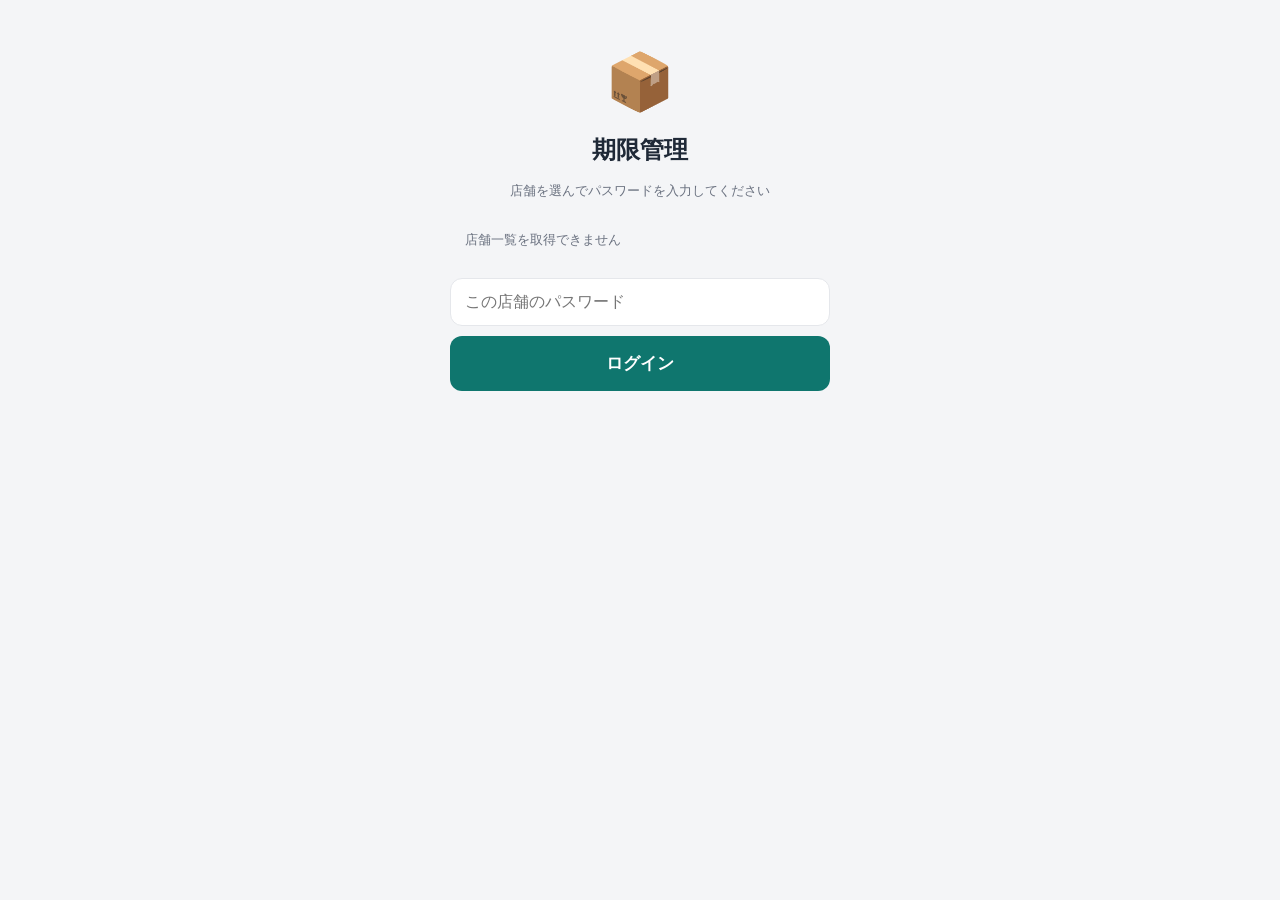
<file: index.html>
<!DOCTYPE html>
<html lang="ja">
<head>
<meta charset="UTF-8">
<meta name="viewport" content="width=device-width, initial-scale=1, viewport-fit=cover, user-scalable=no">
<title>期限管理</title>
<meta name="theme-color" content="#0f766e">
<meta name="apple-mobile-web-app-capable" content="yes">
<meta name="mobile-web-app-capable" content="yes">
<meta name="apple-mobile-web-app-status-bar-style" content="black-translucent">
<meta name="apple-mobile-web-app-title" content="期限管理">
<link rel="manifest" href="manifest.webmanifest">
<link rel="apple-touch-icon" href="icons/apple-touch-icon.png">
<link rel="icon" href="icons/icon-192.png">
<style>
:root {
  --primary:#0f766e; --primary-dark:#115e59; --bg:#f4f5f7; --card:#fff;
  --text:#1f2937; --muted:#6b7280; --border:#e5e7eb;
  --expired:#7f1d1d; --danger:#dc2626; --warn:#d97706; --ok:#059669; --radius:12px;
}
*{box-sizing:border-box;-webkit-tap-highlight-color:transparent}
html,body{margin:0;padding:0}
body{font-family:-apple-system,BlinkMacSystemFont,"Hiragino Sans","Noto Sans JP",sans-serif;
  background:var(--bg);color:var(--text);font-size:16px;line-height:1.5}
h1{font-size:24px;margin:8px 0 4px}h2{font-size:18px;margin:12px 0 8px}
h3{font-size:15px;margin:0 0 8px;color:var(--muted)}
.muted{color:var(--muted);font-size:13px}
[hidden]{display:none!important}
.btn{display:block;width:100%;border:none;border-radius:var(--radius);font-size:16px;font-weight:600;
  padding:14px;margin-top:10px;cursor:pointer;text-align:center}
.btn-lg{padding:16px;font-size:17px}
.btn-primary{background:var(--primary);color:#fff}
.btn-primary:disabled{opacity:.5}
.btn-secondary{background:#e0f2f1;color:var(--primary-dark)}
.btn-ghost{background:transparent;color:var(--primary)}
.btn-danger-outline{background:transparent;color:var(--danger);border:1.5px solid var(--danger)}
.btn-icon{background:none;border:none;font-size:22px;padding:8px 12px;cursor:pointer;color:var(--text)}
.view{min-height:100dvh}
.login-box{max-width:420px;margin:0 auto;padding:calc(40px + env(safe-area-inset-top,0px)) 20px 40px;text-align:center}
.app-logo{font-size:56px}
.store-grid{display:grid;grid-template-columns:1fr 1fr;gap:10px;margin:16px 0}
.store-grid button{padding:16px 8px;border-radius:var(--radius);border:2px solid var(--border);
  background:var(--card);font-size:16px;font-weight:600;cursor:pointer;color:var(--text)}
.store-grid button.selected{border-color:var(--primary);background:#e0f2f1;color:var(--primary-dark)}
#login-form input{width:100%;padding:14px;font-size:16px;border:1.5px solid var(--border);border-radius:var(--radius)}
.error-msg{color:var(--danger);font-weight:600}
.start-store-card{background:var(--card);border-radius:var(--radius);padding:20px;margin:24px 0 8px;
  display:flex;flex-direction:column;gap:4px;box-shadow:0 1px 3px rgba(0,0,0,.08)}
.start-store-card strong{font-size:22px;color:var(--primary-dark)}
#view-main{padding-bottom:calc(80px + env(safe-area-inset-bottom,0px))}
#app-header{position:sticky;top:0;z-index:20;background:var(--primary);color:#fff;padding:calc(10px + env(safe-area-inset-top,0px)) 16px 10px;
  display:flex;justify-content:space-between;align-items:center}
.header-store-label{font-size:11px;opacity:.8;display:block;line-height:1}
.header-store-name{font-size:17px;font-weight:700}
.busy-badge{font-size:12px;padding:4px 10px;border-radius:20px;font-weight:600;background:#fbbf24;color:#78350f}
.tab-page{padding:12px 12px 24px}
.list-controls{display:flex;flex-direction:column;gap:10px;margin-bottom:12px}
.view-store-row{display:flex;align-items:center;gap:8px}
.view-store-row label{font-size:13px;color:var(--muted);white-space:nowrap}
.view-store-row select{flex:1;padding:10px;font-size:16px;border-radius:10px;border:1.5px solid var(--border);background:var(--card)}
.readonly-note{font-size:12px;font-weight:700;color:#92400e;background:#fef3c7;padding:4px 10px;border-radius:20px;white-space:nowrap}
#search-box{width:100%;padding:12px 14px;font-size:16px;border:1.5px solid var(--border);border-radius:var(--radius);background:var(--card)}
.filter-row{display:flex;gap:8px;align-items:center;flex-wrap:wrap}
.chips{display:flex;gap:6px;flex-wrap:wrap}
.chip{border:1.5px solid var(--border);background:var(--card);color:var(--text);border-radius:20px;
  padding:7px 12px;font-size:13px;font-weight:600;cursor:pointer}
.chip.active{border-color:var(--primary);background:var(--primary);color:#fff}
.chip-expired.active{border-color:var(--expired);background:var(--expired)}
.chip-danger.active{border-color:var(--danger);background:var(--danger)}
.chip-warn.active{border-color:var(--warn);background:var(--warn)}
#sort-select{margin-left:auto;padding:8px;font-size:13px;border-radius:10px;border:1.5px solid var(--border);background:var(--card)}
.product-list{display:flex;flex-direction:column;gap:10px}
.product-card{background:var(--card);border-radius:var(--radius);box-shadow:0 1px 3px rgba(0,0,0,.08);
  padding:12px;display:flex;gap:12px;cursor:pointer}
.product-thumb{width:64px;height:64px;border-radius:10px;object-fit:cover;background:#eceff1;flex-shrink:0;
  display:flex;align-items:center;justify-content:center;font-size:28px}
.product-info{flex:1;min-width:0}
.product-name{font-weight:700;font-size:15px;margin-bottom:4px;word-break:break-all}
.lot-line{display:flex;align-items:center;gap:8px;font-size:14px;margin-top:2px}
.lot-qty{color:var(--muted);font-size:13px}
.badge{font-size:12px;font-weight:700;padding:2px 8px;border-radius:6px;white-space:nowrap}
.badge-expired{background:var(--expired);color:#fff}
.badge-danger{background:#fee2e2;color:var(--danger)}
.badge-warn{background:#fef3c7;color:var(--warn)}
.badge-ok{background:#d1fae5;color:var(--ok)}
.empty-state{text-align:center;padding:48px 16px}
.scan-area{position:relative;border-radius:var(--radius);overflow:hidden;background:#111;aspect-ratio:3/4;max-height:55dvh;width:100%}
#scan-video{width:100%;height:100%;object-fit:cover}
.scan-frame{position:absolute;inset:20% 12%;border:3px solid rgba(255,255,255,.85);border-radius:14px;
  box-shadow:0 0 0 999px rgba(0,0,0,.25)}
.scan-status{position:absolute;bottom:8px;left:0;right:0;text-align:center;color:#fff;font-size:14px;
  font-weight:600;text-shadow:0 1px 3px rgba(0,0,0,.8);margin:0}
.scan-manual{margin-top:14px}
#manual-barcode-form{display:flex;gap:8px;margin-top:10px}
#manual-barcode{flex:1;padding:12px;font-size:16px;border:1.5px solid var(--border);border-radius:var(--radius)}
#manual-barcode-form .btn{width:auto;margin:0;padding:12px 18px}
.settings-group{background:var(--card);border-radius:var(--radius);padding:14px;margin-bottom:14px;box-shadow:0 1px 3px rgba(0,0,0,.08)}
.settings-store-row{display:flex;align-items:center;justify-content:space-between;padding:10px 0;border-bottom:1px solid var(--border);gap:8px}
.settings-store-row:last-child{border-bottom:none}
.settings-store-row .rename-btn{border:1.5px solid var(--border);background:var(--bg);border-radius:8px;padding:6px 12px;font-size:13px;cursor:pointer}
.version{text-align:center}
#bottom-nav{position:fixed;bottom:0;left:0;right:0;z-index:20;display:flex;background:var(--card);border-top:1px solid var(--border);padding-bottom:env(safe-area-inset-bottom,0px)}
.nav-btn{flex:1;background:none;border:none;cursor:pointer;padding:8px 0 6px;font-size:12px;font-weight:600;
  color:var(--muted);display:flex;flex-direction:column;align-items:center;gap:2px}
.nav-btn.active{color:var(--primary)}
.nav-icon{font-size:22px}
.form-header{position:sticky;top:0;z-index:20;background:var(--card);border-bottom:1px solid var(--border);
  padding:calc(6px + env(safe-area-inset-top,0px)) 8px 6px;display:flex;align-items:center;gap:4px}
.form-header h2{margin:0}
.form-body{padding:16px 16px 32px;max-width:480px;margin:0 auto}
.field{margin-bottom:18px}
.field>label{display:block;font-weight:700;font-size:14px;margin-bottom:6px}
.req{color:var(--danger);font-size:11px;font-weight:700;margin-left:4px}
.field input[type="text"],.field input[type="date"],.field input[type="month"],.field input[type="number"]{
  width:100%;padding:13px;font-size:16px;border:1.5px solid var(--border);border-radius:var(--radius);background:var(--card)}
.check-row{display:flex;align-items:center;gap:8px;font-size:13px;font-weight:400;margin-top:8px;color:var(--muted)}
.check-row input{width:18px;height:18px}
.photo-area{display:flex;gap:12px;align-items:center}
#f-photo-preview{width:96px;height:96px;border-radius:10px;object-fit:cover}
.photo-btn{margin:0;flex:1}
.qty-row{display:flex;gap:10px;align-items:center}
.qty-row input{text-align:center;font-size:20px;font-weight:700}
.qty-btn{width:52px;height:52px;flex-shrink:0;border-radius:50%;border:1.5px solid var(--border);
  background:var(--card);font-size:26px;font-weight:700;cursor:pointer;color:var(--primary-dark)}
#sheet-backdrop{position:fixed;inset:0;background:rgba(0,0,0,.45);z-index:30}
.sheet{position:fixed;bottom:0;left:0;right:0;z-index:31;background:var(--card);border-radius:18px 18px 0 0;
  max-height:85dvh;overflow-y:auto;padding:8px 16px calc(24px + env(safe-area-inset-bottom,0px));box-shadow:0 -4px 24px rgba(0,0,0,.2)}
.sheet-handle{width:44px;height:5px;border-radius:3px;background:var(--border);margin:4px auto 10px}
.sheet-product-head{display:flex;gap:14px;margin-bottom:12px}
.sheet-product-head .product-thumb{width:84px;height:84px;font-size:36px}
.sheet-product-name{font-size:17px;font-weight:700;word-break:break-all}
.sheet-barcode{font-size:12px;color:var(--muted);margin-top:4px}
.sheet-section-title{font-size:13px;font-weight:700;color:var(--muted);margin:16px 0 6px;
  display:flex;justify-content:space-between;align-items:center}
.lot-row{display:flex;align-items:center;gap:10px;background:var(--bg);border-radius:10px;padding:10px 12px;margin-bottom:8px}
.lot-row-date{flex:1}
.lot-row-date .badge{margin-left:6px}
.lot-row .qty-btn{width:42px;height:42px;font-size:22px;background:var(--card)}
.lot-row-qty{min-width:34px;text-align:center;font-size:18px;font-weight:800}
.lot-del-btn{background:none;border:none;font-size:18px;color:var(--muted);cursor:pointer;padding:6px}
.other-store-row{display:flex;justify-content:space-between;font-size:14px;padding:8px 4px;border-bottom:1px solid var(--border)}
.other-store-row:last-child{border-bottom:none}
#toast-container{position:fixed;bottom:calc(80px + env(safe-area-inset-bottom,0px));left:0;right:0;display:flex;flex-direction:column;
  align-items:center;gap:8px;z-index:50;pointer-events:none}
.toast{background:#1f2937;color:#fff;font-size:14px;font-weight:600;padding:10px 18px;border-radius:24px;
  max-width:90%;box-shadow:0 4px 12px rgba(0,0,0,.25)}
.toast.error{background:var(--danger)}
.preview-banner{background:#fbbf24;color:#78350f;text-align:center;font-size:13px;font-weight:700;padding:6px}
.camera-fallback{background:#fef3c7;border:1.5px solid #f59e0b;border-radius:var(--radius);padding:14px;font-size:14px}
.camera-fallback p{margin:6px 0}
.btn-small{width:auto;padding:8px 14px;font-size:13px;margin-top:8px}
.lot-actions{display:flex;gap:6px;margin:-4px 0 10px;flex-wrap:wrap}
.btn-mini{border:1.5px solid var(--border);background:var(--card);border-radius:8px;padding:7px 10px;font-size:12px;font-weight:600;cursor:pointer;color:var(--text)}
.btn-mini-warn{color:var(--danger);border-color:#fca5a5}
.badge-disposed{background:#fee2e2;color:var(--danger);font-size:11px}
.disposal-box{background:#fef2f2;border:1.5px solid #fca5a5;border-radius:10px;padding:10px 12px;font-size:13px}
.disposal-row{padding:2px 0;font-weight:600;color:#991b1b}
.btn-mini-primary{background:var(--primary);color:#fff;border-color:var(--primary)}
.qty-dirty{color:var(--warn)}
.disposal-item{background:var(--card);border-radius:var(--radius);padding:12px;margin-bottom:10px;box-shadow:0 1px 3px rgba(0,0,0,.08)}
.disposal-item-name{font-weight:700}
.disposal-item-date{font-size:12px;color:var(--danger);font-weight:600}
.disposal-del{margin-top:8px}
</style>
</head>
<body>

<!-- 起動前でも必ず何かが見えるようにする(真っ白画面の防止) -->
<div id="boot-splash" style="text-align:center;padding:60px 20px;color:#6b7280">
  <div style="font-size:48px">📦</div>
  <p>読み込み中…</p>
</div>
<div id="fatal-error" style="display:none;background:#fee2e2;color:#7f1d1d;padding:14px;margin:12px;border-radius:12px;font-size:13px;word-break:break-all"></div>
<script>
// どこかでエラーが起きたら画面に表示する(白い画面のまま止まるのを防ぐ)
function showFatal(msg) {
  var el = document.getElementById('fatal-error');
  if (el) {
    el.style.display = 'block';
    el.textContent = '⚠️ エラーが発生しました。この内容をそのまま伝えてください: ' + msg;
  }
  var sp = document.getElementById('boot-splash');
  if (sp) sp.style.display = 'none';
}
window.addEventListener('error', function (e) {
  showFatal((e.message || 'unknown') + ' [' + (e.filename || '') + ':' + (e.lineno || '') + ']');
});
window.addEventListener('unhandledrejection', function (e) {
  showFatal(String((e.reason && e.reason.message) || e.reason || 'unknown'));
});
</script>

<div id="preview-banner" class="preview-banner" hidden>プレビューモード(データは保存されません)</div>

<!-- ═══ ログイン ═══ -->
<section id="view-login" class="view" hidden>
  <div class="login-box">
    <div class="app-logo">📦</div>
    <h1>期限管理</h1>
    <p class="muted">店舗を選んでパスワードを入力してください</p>
    <div id="login-stores" class="store-grid"><p class="muted">読み込み中…</p></div>
    <form id="login-form">
      <input id="login-password" type="password" placeholder="この店舗のパスワード" required>
      <button type="submit" class="btn btn-primary btn-lg" id="login-btn">ログイン</button>
    </form>
    <p id="login-error" class="error-msg" hidden></p>
  </div>
</section>

<!-- ═══ 作業開始確認 ═══ -->
<section id="view-start" class="view" hidden>
  <div class="login-box">
    <div class="app-logo">📦</div>
    <h1>期限管理</h1>
    <div class="start-store-card">
      <span class="muted">ログイン中の店舗</span>
      <strong id="start-store-name">—</strong>
    </div>
    <button id="start-btn" class="btn btn-primary btn-lg">この店舗で作業開始</button>
    <button id="start-switch" class="btn btn-ghost">別の店舗に切り替える</button>
  </div>
</section>

<!-- ═══ メイン ═══ -->
<div id="view-main" class="view" hidden>
  <header id="app-header">
    <div><span class="header-store-label">作業店舗</span><span class="header-store-name" id="header-store-name">—</span></div>
    <span id="busy-badge" class="busy-badge" hidden>保存中…</span>
  </header>

  <main id="tab-list" class="tab-page">
    <div class="list-controls">
      <div class="view-store-row">
        <label for="view-store-select">表示店舗</label>
        <select id="view-store-select"></select>
        <span id="readonly-note" class="readonly-note" hidden>閲覧のみ</span>
      </div>
      <input id="search-box" type="search" placeholder="商品名・バーコードで検索">
      <div class="filter-row">
        <div class="chips" id="filter-chips">
          <button class="chip active" data-filter="all">すべて</button>
          <button class="chip chip-expired" data-filter="expired">期限切れ <b id="cnt-expired">0</b></button>
          <button class="chip chip-danger" data-filter="danger">7日以内 <b id="cnt-danger">0</b></button>
          <button class="chip chip-warn" data-filter="warn">30日以内 <b id="cnt-warn">0</b></button>
        </div>
        <select id="sort-select">
          <option value="expiry">期限が近い順</option>
          <option value="name">商品名順</option>
          <option value="qty">在庫が少ない順</option>
        </select>
      </div>
    </div>
    <div id="product-list" class="product-list"></div>
    <div id="list-empty" class="empty-state" hidden>
      <p>商品が登録されていません</p>
      <p class="muted">「読取」タブからバーコードを読み取って登録できます</p>
    </div>
  </main>

  <main id="tab-scan" class="tab-page" hidden>
    <div class="scan-area" id="scan-area">
      <video id="scan-video" playsinline muted></video>
      <div class="scan-frame"></div>
      <p id="scan-status" class="scan-status">カメラを起動しています…</p>
    </div>
    <div id="camera-fallback" class="camera-fallback" hidden>
      <p><b>この画面(GAS版)では、Googleのセキュリティ上ライブカメラを使えません。</b></p>
      <p>下の「📸 写真を撮って読み取る」を押すとカメラが起動し、撮った写真からバーコードを読み取ります。こちらは確実に動作します。</p>
    </div>
    <div class="scan-manual">
      <label class="btn btn-secondary">
        📸 写真を撮って読み取る(読み取れない時はこちら)
        <input id="photo-scan-input" type="file" accept="image/*" capture="environment" hidden>
      </label>
      <form id="manual-barcode-form">
        <input id="manual-barcode" type="text" inputmode="numeric" placeholder="バーコード番号を手入力">
        <button type="submit" class="btn btn-secondary">検索</button>
      </form>
      <button id="no-barcode-btn" class="btn btn-ghost">バーコードなしで商品を登録</button>
    </div>
  </main>

  <main id="tab-settings" class="tab-page" hidden>
    <h2>設定</h2>
    <div class="settings-group">
      <h3>店舗名の変更</h3>
      <div id="settings-stores"></div>
      <button id="add-store-btn" class="btn btn-ghost">＋ 店舗を追加</button>
    </div>
    <div class="settings-group">
      <h3>廃棄記録</h3>
      <p class="muted">これまでの廃棄: <b id="disposal-count">0</b> 件</p>
      <button id="show-disposals-btn" class="btn btn-secondary">🚮 廃棄記録を見る</button>
    </div>
    <div class="settings-group">
      <h3>データ</h3>
      <button id="reload-btn" class="btn btn-secondary">最新のデータを読み込む</button>
    </div>
    <div class="settings-group">
      <h3>アカウント</h3>
      <p class="muted">ログイン中: <span id="settings-store-name">—</span></p>
      <button id="logout-btn" class="btn btn-danger-outline">ログアウト(店舗の切り替え)</button>
    </div>
    <p class="muted version">バージョン 2.4.0</p>
  </main>

  <!-- ── 廃棄記録ページ ── -->
  <main id="tab-disposals" class="tab-page" hidden>
    <button id="disposals-back" class="btn btn-ghost" style="text-align:left;width:auto;padding:8px 4px">← 設定に戻る</button>
    <h2>🚮 廃棄記録</h2>
    <p class="muted">期限切れで廃棄した商品の記録です(全店舗)。仕入れ数の参考にしてください。スプレッドシートの「廃棄記録」シートでも確認できます。</p>
    <div id="disposal-list"></div>
  </main>

  <nav id="bottom-nav">
    <button class="nav-btn active" data-tab="list"><span class="nav-icon">📋</span>一覧</button>
    <button class="nav-btn" data-tab="scan"><span class="nav-icon">📷</span>読取</button>
    <button class="nav-btn" data-tab="settings"><span class="nav-icon">⚙️</span>設定</button>
  </nav>
</div>

<!-- ═══ 登録フォーム ═══ -->
<section id="view-form" class="view" hidden>
  <header class="form-header">
    <button id="form-back" class="btn-icon">←</button>
    <h2 id="form-title">商品を登録</h2>
  </header>
  <form id="product-form" class="form-body">
    <div class="field" id="field-barcode">
      <label>バーコード</label>
      <input id="f-barcode" type="text" inputmode="numeric" placeholder="(なしでも登録できます)">
    </div>
    <div class="field" id="field-photo">
      <label>商品写真</label>
      <div class="photo-area">
        <img id="f-photo-preview" alt="" hidden>
        <label class="btn btn-secondary photo-btn">
          📷 写真を撮る
          <input id="f-photo" type="file" accept="image/*" capture="environment" hidden>
        </label>
      </div>
      <button type="button" id="ocr-btn" class="btn btn-ghost" hidden>🔍 写真から商品名候補を読み取る</button>
      <div id="ocr-status" class="muted" hidden></div>
      <div id="ocr-chips" class="chips"></div>
    </div>
    <div class="field">
      <label for="f-name">商品名 <span class="req">必須</span></label>
      <input id="f-name" type="text" placeholder="例: ○○ビタミン錠 60錠" required>
    </div>
    <div class="field">
      <label for="f-expiry-month">賞味期限・使用期限(年月) <span class="req">必須</span></label>
      <input id="f-expiry-month" type="month" required>
      <p class="muted" id="month-note">月末の日付として登録されます</p>
      <label class="check-row"><input id="f-day-exact" type="checkbox">日付まで指定する</label>
      <input id="f-expiry" type="date" hidden>
    </div>
    <div class="field" id="field-qty">
      <label for="f-qty">在庫数 <span class="req">必須</span></label>
      <div class="qty-row">
        <button type="button" class="qty-btn" id="f-qty-minus">−</button>
        <input id="f-qty" type="number" inputmode="numeric" min="0" value="1" required>
        <button type="button" class="qty-btn" id="f-qty-plus">＋</button>
      </div>
    </div>
    <button type="submit" class="btn btn-primary btn-lg" id="form-save">保存する</button>
  </form>
</section>

<div id="sheet-backdrop" hidden></div>
<section id="sheet-product" class="sheet" hidden>
  <div class="sheet-handle"></div>
  <div class="sheet-body" id="sheet-body"></div>
  <input id="sheet-photo-input" type="file" accept="image/*" capture="environment" hidden>
</section>

<div id="toast-container"></div>

<script src="vendor/zxing.min.js"></script>
<script>
/* ════════════ GAS版クライアント ════════════ */
const $ = (id) => document.getElementById(id);
const esc = (s) => String(s ?? '').replace(/[&<>"']/g, (c) =>
  ({ '&': '&amp;', '<': '&lt;', '>': '&gt;', '"': '&quot;', "'": '&#39;' }[c]));

const state = {
  auth: null,          // {storeId, password}
  myStore: null,       // {id, name}
  stores: [], products: [], lots: [],   // lotsは全店舗分
  disposals: [],                         // 廃棄記録(全店舗分)
  viewStoreId: null,
  filter: 'all', sort: 'expiry', search: '', tab: 'list',
};

/* ── 保存領域の安全ラッパー ──
   GASの画面はGoogleのサンドボックス内で動くため、ブラウザ設定によっては
   localStorage へのアクセス自体がエラーになる。失敗しても動き続けるようにする。 */
function lsGet(k) { try { return localStorage.getItem(k); } catch (_) { return null; } }
function lsSet(k, v) { try { localStorage.setItem(k, v); } catch (_) {} }
function lsDel(k) { try { localStorage.removeItem(k); } catch (_) {} }

/* ── GASのAPI(ウェブアプリ)のURL ──
   このページはGitHub Pagesから配信され、データの読み書きだけを
   下記のGASウェブアプリに依頼する。GASの再デプロイでURLが変わったら
   ここを書き換える。
   別の薬局・チームが自分のスプレッドシートで使う場合は、自分のGASをデプロイし、
   「アプリURL?api=自分のGASのURL」で一度開けば、以後この端末はそちらに接続される。 */
const apiOverride = new URLSearchParams(location.search).get('api');
if (apiOverride && apiOverride.indexOf('https://script.google.com/') === 0) {
  lsSet('kigen_api_url', apiOverride);
}
const GAS_API_URL = lsGet('kigen_api_url') || 'https://script.google.com/macros/s/AKfycbxWsSIcwAwAlqTdw9tgFEv3FWXEy85w-HNcewR6EEi5n-jip4lVKxD3Fwpek3edIN7m/exec';

/* ── サーバー呼び出し ── */
async function gs(fn, ...args) {
  // GASの画面内で開かれた場合は google.script.run を使う
  if (typeof google !== 'undefined' && google.script && google.script.run) {
    return new Promise((resolve, reject) => {
      google.script.run
        .withSuccessHandler(resolve)
        .withFailureHandler((e) => reject(new Error(e && e.message ? e.message : String(e))))
        [fn](...args);
    });
  }
  // GitHub Pages等の外部から開かれた場合はAPIとして呼び出す
  if (GAS_API_URL && GAS_API_URL.indexOf('https://script.google.com/') === 0) {
    const res = await fetch(GAS_API_URL, { method: 'POST', body: JSON.stringify({ fn: fn, args: args }) });
    let data;
    try { data = await res.json(); }
    catch (_) { throw new Error('GAS側の準備ができていません(Code.gsの更新と再デプロイが必要です)'); }
    if (!data.ok) throw new Error(data.error || '不明なエラー');
    return data.result;
  }
  return mockGs(fn, args);  // ローカルプレビュー用
}

/* ── ローカルプレビュー用の疑似サーバー(GAS外で開いた時だけ動く)── */
const mockDb = {
  stores: [1,2,3,4,5,6].map(i => ({ id: 's'+i, name: '店舗'+i, sort: i, password: String(i).repeat(4) })),
  products: [], lots: [], disposals: [],
};
async function mockGs(fn, args) {
  $('preview-banner').hidden = false;
  await new Promise(r => setTimeout(r, 150));
  const pub = (s) => ({ id: s.id, name: s.name, sort: s.sort });
  switch (fn) {
    case 'apiStores': return mockDb.stores.map(pub);
    case 'apiLogin': {
      const s = mockDb.stores.find(x => x.id === args[0] && x.password === args[1]);
      return s ? { ok: true, store: pub(s) } : { ok: false };
    }
    case 'apiGetAll': return { stores: mockDb.stores.map(pub), products: mockDb.products, lots: mockDb.lots, disposals: mockDb.disposals };
    case 'apiSaveProduct': {
      const p = args[1];
      if (args[2]) p.photoUrl = 'data:image/jpeg;base64,' + args[2];
      const i = mockDb.products.findIndex(x => x.id === p.id);
      if (i >= 0) mockDb.products[i] = p; else mockDb.products.push(p);
      return { ok: true, product: p };
    }
    case 'apiSaveLot': {
      const l = args[1];
      const i = mockDb.lots.findIndex(x => x.id === l.id);
      if (i >= 0) mockDb.lots[i] = l; else mockDb.lots.push(l);
      return { ok: true };
    }
    case 'apiSaveProductAndLot': {
      const p = args[1];
      if (args[2]) p.photoUrl = 'data:image/jpeg;base64,' + args[2];
      const i = mockDb.products.findIndex(x => x.id === p.id);
      if (i >= 0) mockDb.products[i] = p; else mockDb.products.push(p);
      if (args[3]) {
        const l = args[3];
        const j = mockDb.lots.findIndex(x => x.id === l.id);
        if (j >= 0) mockDb.lots[j] = l; else mockDb.lots.push(l);
      }
      return { ok: true, product: p };
    }
    case 'apiDeleteLot': mockDb.lots = mockDb.lots.filter(x => x.id !== args[1]); return { ok: true };
    case 'apiDisposeLot': {
      const lot = mockDb.lots.find(x => x.id === args[1]);
      mockDb.lots = mockDb.lots.filter(x => x.id !== args[1]);
      const d = { id: 'd' + Date.now(), productId: lot.productId, storeId: lot.storeId, expiry: lot.expiry,
        qty: lot.qty, disposedAt: new Date().toISOString().slice(0,10),
        storeName: '店舗1', productName: (mockDb.products.find(p => p.id === lot.productId) || {}).name || '' };
      mockDb.disposals.push(d);
      return { ok: true, disposal: d };
    }
    case 'apiRenameStore': { const s = mockDb.stores.find(x => x.id === args[1]); if (s) s.name = args[2]; return { ok: true }; }
    case 'apiDeleteDisposal': mockDb.disposals = mockDb.disposals.filter(x => x.id !== args[1]); return { ok: true };
    case 'apiAddStore': {
      const st = { id: 's' + Date.now(), name: args[1], sort: mockDb.stores.length + 1, password: args[2] };
      mockDb.stores.push(st);
      return { ok: true, store: { id: st.id, name: st.name, sort: st.sort } };
    }
  }
}

/* ── 起動 ── */
async function init() {
  bindEvents();
  try { state.auth = JSON.parse(lsGet('kigen_gas_auth')) || null; } catch (_) {}
  if (state.auth) {
    const r = await gs('apiLogin', state.auth.storeId, state.auth.password).catch(() => null);
    if (r && r.ok) {
      state.myStore = r.store;
      $('start-store-name').textContent = r.store.name;
      showView('view-start');
      return;
    }
    lsDel('kigen_gas_auth');
  }
  showLogin();
}

function showView(name) {
  const splash = $('boot-splash');
  if (splash) splash.style.display = 'none';
  ['view-login', 'view-start', 'view-main', 'view-form'].forEach((v) => { $(v).hidden = v !== name; });
  if (name !== 'view-main') stopScan();
}

let busyCount = 0;
function busy(on) {
  busyCount = Math.max(0, busyCount + (on ? 1 : -1));
  $('busy-badge').hidden = busyCount === 0;
}

/* ── ログイン ── */
async function showLogin() {
  showView('view-login');
  const stores = await gs('apiStores').catch(() => []);
  state.stores = stores;
  const last = lsGet('kigen_gas_last_store');
  $('login-stores').innerHTML = stores.map((s) =>
    `<button type="button" data-store="${s.id}" class="${s.id === last ? 'selected' : ''}">${esc(s.name)}</button>`
  ).join('') || '<p class="muted">店舗一覧を取得できません</p>';
}

async function doLogin(e) {
  e.preventDefault();
  const sel = document.querySelector('#login-stores button.selected');
  const err = $('login-error');
  err.hidden = true;
  if (!sel) { err.textContent = '店舗を選択してください'; err.hidden = false; return; }
  const btn = $('login-btn');
  btn.disabled = true; btn.textContent = 'ログイン中…';
  try {
    const password = $('login-password').value;
    const r = await gs('apiLogin', sel.dataset.store, password);
    if (!r.ok) { err.textContent = 'パスワードが違います'; err.hidden = false; return; }
    state.auth = { storeId: sel.dataset.store, password };
    state.myStore = r.store;
    lsSet('kigen_gas_auth', JSON.stringify(state.auth));
    lsSet('kigen_gas_last_store', r.store.id);
    $('login-password').value = '';
    enterMain();
  } catch (ex) {
    err.textContent = '通信エラー: ' + ex.message; err.hidden = false;
  } finally {
    btn.disabled = false; btn.textContent = 'ログイン';
  }
}

/* ── メイン ── */
async function enterMain() {
  state.viewStoreId = state.myStore.id;
  showView('view-main');
  switchTab('list');
  // まずキャッシュで即表示 → サーバーから最新化
  try {
    const cached = JSON.parse(lsGet('kigen_gas_cache'));
    if (cached) { Object.assign(state, { stores: cached.stores, products: cached.products, lots: cached.lots, disposals: cached.disposals || [] }); renderAll(); }
  } catch (_) {}
  await reloadAll();
}

// ローカルでの変更回数。読み込み中に変更が入ったら、その読み込み結果は捨てる
let dataVersion = 0;
function markLocalChange() { dataVersion++; }

async function reloadAll() {
  busy(true);
  try {
    const v = dataVersion;
    const data = await gs('apiGetAll', state.auth);
    if (v !== dataVersion) return; // 古いスナップショットで最新のローカル変更を消さない
    state.stores = data.stores;
    state.products = data.products;
    state.lots = data.lots.map((l) => ({ ...l, qty: Number(l.qty) }));
    state.disposals = (data.disposals || []).map((d) => ({ ...d, qty: Number(d.qty) }));
    lsSet('kigen_gas_cache', JSON.stringify({ stores: state.stores, products: state.products, lots: state.lots, disposals: state.disposals }));
    renderAll();
  } catch (e) {
    toast('データを読み込めません: ' + e.message, true);
  } finally { busy(false); }
}

function renderAll() { renderHeader(); renderStoreSelect(); renderList(); renderSettings(); }

function renderHeader() {
  const my = state.stores.find((s) => s.id === state.myStore.id);
  $('header-store-name').textContent = my ? my.name : state.myStore.name;
  $('settings-store-name').textContent = my ? my.name : state.myStore.name;
}

function renderStoreSelect() {
  $('view-store-select').innerHTML = state.stores.map((s) =>
    `<option value="${s.id}" ${s.id === state.viewStoreId ? 'selected' : ''}>${esc(s.name)}${s.id === state.myStore.id ? '(自店舗)' : ''}</option>`
  ).join('');
  $('readonly-note').hidden = state.viewStoreId === state.myStore.id;
}

/* ── 期限計算 ── */
function daysUntil(dateStr) {
  const today = new Date(); today.setHours(0, 0, 0, 0);
  return Math.round((new Date(dateStr + 'T00:00:00') - today) / 86400000);
}
function levelOf(days) {
  if (days < 0) return 'expired';
  if (days <= 7) return 'danger';
  if (days <= 30) return 'warn';
  return 'ok';
}
function fmtDate(d) { const [y, m, dd] = d.split('-').map(Number); return `${y}/${m}/${dd}`; }
function badgeHtml(d) {
  const days = daysUntil(d);
  const lv = levelOf(days);
  const label = lv === 'expired' ? `期限切れ ${-days}日` : days === 0 ? '本日まで' : `あと${days}日`;
  return `<span class="badge badge-${lv}">${label}</span>`;
}

/* ── 一覧 ── */
function viewLots() { return state.lots.filter((l) => l.storeId === state.viewStoreId); }

function buildGroups() {
  const map = new Map(state.products.map((p) => [p.id, p]));
  const groups = new Map();
  for (const lot of viewLots()) {
    const p = map.get(lot.productId);
    if (!p) continue;
    if (!groups.has(p.id)) groups.set(p.id, { product: p, lots: [] });
    groups.get(p.id).lots.push(lot);
  }
  for (const g of groups.values()) g.lots.sort((a, b) => a.expiry.localeCompare(b.expiry));
  return [...groups.values()];
}

function renderList() {
  let groups = buildGroups();
  const counts = { expired: 0, danger: 0, warn: 0 };
  for (const g of groups) {
    const lvs = g.lots.filter((l) => l.qty > 0).map((l) => levelOf(daysUntil(l.expiry)));
    if (lvs.includes('expired')) counts.expired++;
    if (lvs.includes('danger')) counts.danger++;
    if (lvs.includes('warn')) counts.warn++;
  }
  $('cnt-expired').textContent = counts.expired;
  $('cnt-danger').textContent = counts.danger;
  $('cnt-warn').textContent = counts.warn;

  const q = state.search.trim().toLowerCase();
  if (q) groups = groups.filter((g) => g.product.name.toLowerCase().includes(q) || (g.product.barcode || '').includes(q));
  if (state.filter !== 'all') {
    groups = groups.filter((g) => g.lots.some((l) => l.qty > 0 && levelOf(daysUntil(l.expiry)) === state.filter));
  }
  if (state.sort === 'expiry') groups.sort((a, b) => (a.lots[0]?.expiry || '9999').localeCompare(b.lots[0]?.expiry || '9999'));
  else if (state.sort === 'name') groups.sort((a, b) => a.product.name.localeCompare(b.product.name, 'ja'));
  else { const t = (g) => g.lots.reduce((n, l) => n + l.qty, 0); groups.sort((a, b) => t(a) - t(b)); }

  $('list-empty').hidden = groups.length > 0;
  $('product-list').innerHTML = groups.map((g) => `
    <div class="product-card" data-product="${g.product.id}">
      ${thumbHtml(g.product)}
      <div class="product-info">
        <div class="product-name">${esc(g.product.name)}${state.disposals.some((d) => d.productId === g.product.id) ? ' <span class="badge badge-disposed">⚠️廃棄歴</span>' : ''}</div>
        ${g.lots.map((l) => `<div class="lot-line">${badgeHtml(l.expiry)}<span>${fmtDate(l.expiry)}</span><span class="lot-qty">在庫 ${l.qty}</span></div>`).join('')}
      </div>
    </div>`).join('');
}

function thumbHtml(p) {
  return p.photoUrl
    ? `<img class="product-thumb" src="${esc(p.photoUrl)}" alt="" loading="lazy" referrerpolicy="no-referrer">`
    : `<div class="product-thumb">📦</div>`;
}

/* ── 詳細シート ── */
let sheetProductId = null;

function openSheet(productId) {
  sheetProductId = productId;
  renderSheet();
  $('sheet-backdrop').hidden = false;
  $('sheet-product').hidden = false;
}
function closeSheet() {
  if (pendingQty.size > 0) {
    if (!confirm('在庫数の変更が保存されていません。破棄して閉じますか?')) return;
    pendingQty.clear();
  }
  sheetProductId = null;
  $('sheet-backdrop').hidden = true;
  $('sheet-product').hidden = true;
}

function renderSheet() {
  const p = state.products.find((x) => x.id === sheetProductId);
  if (!p) { closeSheet(); return; }
  const editable = state.viewStoreId === state.myStore.id;
  const lots = state.lots
    .filter((l) => l.productId === p.id && l.storeId === state.viewStoreId)
    .sort((a, b) => a.expiry.localeCompare(b.expiry));
  const storeName = state.stores.find((s) => s.id === state.viewStoreId)?.name || '';

  const others = new Map();
  for (const l of state.lots) {
    if (l.productId !== p.id || l.storeId === state.viewStoreId) continue;
    if (!others.has(l.storeId)) others.set(l.storeId, []);
    others.get(l.storeId).push(l);
  }
  const myDisposals = state.disposals
    .filter((d) => d.productId === p.id)
    .sort((a, b) => (b.disposedAt || '').localeCompare(a.disposedAt || ''));
  const disposalHtml = myDisposals.length ? `
    <div class="sheet-section-title">⚠️ 廃棄の記録(仕入れ時の参考)</div>
    <div class="disposal-box">
      ${myDisposals.slice(0, 5).map((d) => `<div class="disposal-row">${esc(d.storeName)}: 期限${fmtDate(d.expiry)} ×${d.qty} を ${d.disposedAt ? fmtDate(d.disposedAt) : ''} に廃棄</div>`).join('')}
      <div class="muted">期限切れで売り切れなかった実績があります。仕入れ数の参考にしてください。</div>
    </div>` : '';

  const otherHtml = others.size
    ? [...others.entries()].map(([sid, ls]) => {
        const name = state.stores.find((s) => s.id === sid)?.name || '不明';
        return `<div class="other-store-row"><b>${esc(name)}</b><span>${ls.map((l) => `${fmtDate(l.expiry)} ×${l.qty}`).join(' / ')}</span></div>`;
      }).join('')
    : '<p class="muted">他店舗に在庫はありません</p>';

  $('sheet-body').innerHTML = `
    <div class="sheet-product-head">
      ${thumbHtml(p)}
      <div>
        <div class="sheet-product-name">${esc(p.name)}
          <button class="btn-icon" id="sheet-rename" title="商品名を変更">✏️</button>
        </div>
        ${p.barcode ? `<div class="sheet-barcode">バーコード: ${esc(p.barcode)}</div>` : ''}
        ${editable ? `<button class="btn btn-secondary btn-small" id="sheet-photo-btn">📷 ${p.photoUrl ? '写真を変更' : '写真を追加'}</button>` : ''}
      </div>
    </div>
    <div class="sheet-section-title">${esc(storeName)} の期限と在庫</div>
    ${lots.map((l) => {
      const shown = pendingQty.has(l.id) ? pendingQty.get(l.id) : l.qty;
      const dirty = pendingQty.has(l.id);
      return `
      <div class="lot-row" data-lot="${l.id}">
        <div class="lot-row-date">${fmtDate(l.expiry)}${badgeHtml(l.expiry)}</div>
        ${editable ? '<button class="qty-btn" data-act="minus">−</button>' : ''}
        <span class="lot-row-qty${dirty ? ' qty-dirty' : ''}">${shown}</span>
        ${editable ? '<button class="qty-btn" data-act="plus">＋</button>' : ''}
      </div>
      ${editable && dirty ? `<div class="lot-actions" data-lot="${l.id}">
        <button class="btn-mini btn-mini-primary" data-act="saveqty">💾 在庫数を ${shown} に変更する</button>
        <button class="btn-mini" data-act="cancelqty">取消</button>
      </div>` : ''}
      ${editable ? `<div class="lot-actions" data-lot="${l.id}">
        <button class="btn-mini" data-act="edit">✏️ 期限を変更</button>
        <button class="btn-mini btn-mini-warn" data-act="dispose">🚮 廃棄として記録</button>
        <button class="btn-mini" data-act="del">削除</button>
      </div>` : ''}`;
    }).join('') || '<p class="muted">この店舗には在庫が登録されていません</p>'}
    ${editable && !lots.length ? '<button class="btn btn-secondary" id="sheet-add-lot">＋ この店舗の期限・在庫を登録</button>' : ''}
    ${disposalHtml}
    <div class="sheet-section-title">他店舗の在庫状況</div>
    ${otherHtml}
  `;
}

// 詳細シートから商品写真を追加・変更する
async function onSheetPhotoSelected(e) {
  const file = e.target.files[0];
  e.target.value = '';
  if (!file || !sheetProductId) return;
  const p = state.products.find((x) => x.id === sheetProductId);
  if (!p) return;
  busy(true);
  try {
    const blob = await compressImage(file);
    const b64 = await blobToBase64(blob);
    const r = await gs('apiSaveProduct', state.auth, { ...p }, b64);
    Object.assign(p, r.product);
    renderSheet();
    renderList();
    toast('写真を保存しました');
  } catch (ex) {
    toast('保存できませんでした: ' + ex.message, true);
  } finally { busy(false); }
}

/* ── 在庫の増減・削除 ── */
// ±ボタンはまず画面上の数だけ変わり、「在庫数を変更する」ボタンで確定保存する
const pendingQty = new Map();

function changeLotQty(lotId, delta) {
  const lot = state.lots.find((l) => l.id === lotId);
  if (!lot) return;
  const current = pendingQty.has(lotId) ? pendingQty.get(lotId) : lot.qty;
  const next = Math.max(0, current + delta);
  if (next === lot.qty) pendingQty.delete(lotId); else pendingQty.set(lotId, next);
  renderSheet();
}

function saveQty(lotId) {
  const lot = state.lots.find((l) => l.id === lotId);
  if (!lot || !pendingQty.has(lotId)) return;
  lot.qty = pendingQty.get(lotId);
  pendingQty.delete(lotId);
  markLocalChange();
  renderSheet();
  renderList();
  toast('保存中…');
  syncInBackground(async () => {
    await gs('apiSaveLot', state.auth, { ...lot });
    toast('在庫数を保存しました');
  });
}

// 送信を裏で行い、失敗したら知らせて最新状態を取り直す(体感速度の改善)
function syncInBackground(job) {
  busy(true);
  Promise.resolve().then(job)
    .then(() => busy(false))
    .catch((e) => {
      busy(false);
      toast('保存できませんでした: ' + e.message, true);
      reloadAll();
    });
}

async function disposeLot(lotId) {
  const lot = state.lots.find((l) => l.id === lotId);
  if (!lot) return;
  pendingQty.delete(lotId);
  if (!confirm('この在庫を「期限切れ廃棄」として記録しますか?\n(在庫一覧から消え、廃棄記録に残ります)')) return;
  busy(true);
  try {
    const r = await gs('apiDisposeLot', state.auth, lotId);
    state.lots = state.lots.filter((l) => l.id !== lotId);
    markLocalChange();
    if (r && r.disposal) state.disposals.push({ ...r.disposal, qty: Number(r.disposal.qty) });
    renderSheet(); renderList();
    toast('廃棄として記録しました');
  } catch (e) {
    toast('記録できませんでした: ' + e.message, true);
    reloadAll();
  } finally { busy(false); }
}

async function deleteLot(lotId) {
  if (!confirm('この期限の在庫記録を削除しますか?')) return;
  pendingQty.delete(lotId);
  state.lots = state.lots.filter((l) => l.id !== lotId);
  markLocalChange();
  renderSheet(); renderList();
  busy(true);
  try { await gs('apiDeleteLot', state.auth, lotId); toast('削除しました'); }
  catch (e) { toast('削除できませんでした: ' + e.message, true); reloadAll(); }
  finally { busy(false); }
}

/* ── フォーム ── */
const formState = { mode: 'newProduct', product: null, photoBlob: null };

function uuid() {
  return (crypto.randomUUID) ? crypto.randomUUID()
    : 'xxxxxxxx-xxxx-4xxx-yxxx-xxxxxxxxxxxx'.replace(/[xy]/g, (c) => {
        const r = Math.random() * 16 | 0; return (c === 'x' ? r : (r & 0x3 | 0x8)).toString(16);
      });
}

function openForm(mode, opts = {}) {
  formState.mode = mode;
  formState.product = opts.product || null;
  formState.lot = opts.lot || null;
  formState.photoBlob = null;
  $('form-title').textContent = mode === 'editLot'
    ? (formState.lot ? '期限を変更' : '期限・在庫を登録')
    : '商品を登録';
  $('f-barcode').value = opts.barcode || formState.product?.barcode || '';
  $('f-name').value = formState.product?.name || '';
  $('f-name').readOnly = mode === 'editLot';
  $('f-photo-preview').hidden = true;
  $('f-photo-preview').src = '';
  $('ocr-btn').hidden = true;
  $('ocr-chips').innerHTML = '';
  $('ocr-status').hidden = true;
  $('f-expiry').value = '';
  $('f-expiry-month').value = '';
  $('f-day-exact').checked = false;
  $('f-expiry-month').hidden = false;
  $('f-expiry-month').required = true;
  $('month-note').hidden = false;
  $('f-expiry').hidden = true;
  $('f-expiry').required = false;
  $('f-qty').value = 1;
  $('field-barcode').hidden = mode === 'editLot';
  $('field-photo').hidden = mode === 'editLot';
  // 期限変更モード: 在庫数は±ボタン側で管理するため隠し、現在の期限を入れておく
  $('field-qty').hidden = mode === 'editLot' && !!formState.lot;
  if (mode === 'editLot' && formState.lot) {
    $('f-day-exact').checked = true;
    $('f-day-exact').dispatchEvent(new Event('change'));
    $('f-expiry').value = formState.lot.expiry;
  }
  if (formState.product?.photoUrl) {
    $('f-photo-preview').src = formState.product.photoUrl;
    $('f-photo-preview').hidden = false;
  }
  showView('view-form');
}

async function onPhotoSelected(e) {
  const file = e.target.files[0];
  if (!file) return;
  try {
    formState.photoBlob = await compressImage(file);
    $('f-photo-preview').src = URL.createObjectURL(formState.photoBlob);
    $('f-photo-preview').hidden = false;
    $('ocr-btn').hidden = false;
  } catch (_) { toast('写真を読み込めませんでした', true); }
  e.target.value = '';
}

function compressImage(file, maxSize = 900, quality = 0.72) {
  return new Promise((resolve, reject) => {
    const url = URL.createObjectURL(file);
    const img = new Image();
    img.onload = () => {
      const scale = Math.min(1, maxSize / Math.max(img.naturalWidth, img.naturalHeight));
      const canvas = document.createElement('canvas');
      canvas.width = Math.round(img.naturalWidth * scale);
      canvas.height = Math.round(img.naturalHeight * scale);
      canvas.getContext('2d').drawImage(img, 0, 0, canvas.width, canvas.height);
      URL.revokeObjectURL(url);
      canvas.toBlob((b) => b ? resolve(b) : reject(new Error('圧縮失敗')), 'image/jpeg', quality);
    };
    img.onerror = () => { URL.revokeObjectURL(url); reject(new Error('読込失敗')); };
    img.src = url;
  });
}

function blobToBase64(blob) {
  return new Promise((resolve, reject) => {
    const fr = new FileReader();
    fr.onload = () => resolve(String(fr.result).split(',')[1]);
    fr.onerror = reject;
    fr.readAsDataURL(blob);
  });
}

function getExpiryValue() {
  if ($('f-day-exact').checked) return $('f-expiry').value || null;
  const v = $('f-expiry-month').value;
  if (!v) return null;
  const [y, m] = v.split('-').map(Number);
  const last = new Date(y, m, 0).getDate();
  return `${y}-${String(m).padStart(2, '0')}-${String(last).padStart(2, '0')}`;
}

async function saveForm(e) {
  e.preventDefault();
  const name = $('f-name').value.trim();
  const expiry = getExpiryValue();
  const editingLot = formState.mode === 'editLot' ? formState.lot : null;
  // 期限変更モードでは在庫数は変えない(±ボタン側で管理)
  const qty = editingLot ? Number(editingLot.qty) : Math.max(0, parseInt($('f-qty').value, 10) || 0);
  if (!name) { toast('商品名を入力してください', true); return; }
  if (!expiry) { toast('期限を入力してください', true); return; }

  // ── まず画面に反映して一覧へ戻り、送信は裏で行う(体感速度の改善)──
  let product = formState.product;
  let isNewProduct = false;
  if (formState.mode !== 'editLot') {
    const barcode = $('f-barcode').value.trim() || '';
    const existing = barcode ? state.products.find((p) => p.barcode === barcode) : null;
    product = existing ? { ...existing, name } : { id: uuid(), barcode, name, photoUrl: '' };
    isNewProduct = true;
    const i = state.products.findIndex((p) => p.id === product.id);
    if (i >= 0) state.products[i] = product; else state.products.push(product);
  }
  // 1商品につき期限は1つ: この店舗に既存の在庫記録があれば上書き更新する
  let lot = editingLot
    || state.lots.find((l) => l.productId === product.id && l.storeId === state.myStore.id);
  if (lot) {
    lot.expiry = expiry;
    lot.qty = qty;
  } else {
    lot = { id: uuid(), productId: product.id, storeId: state.myStore.id, expiry, qty };
    state.lots.push(lot);
  }
  markLocalChange();
  const photoBlob = formState.photoBlob;
  const lotPayload = { ...lot };
  showView('view-main');
  switchTab('list');
  renderAll();
  toast('保存中…');

  syncInBackground(async () => {
    if (isNewProduct) {
      const productPayload = { id: product.id, barcode: product.barcode, name: product.name, photoUrl: product.photoUrl || '' };
      const photoBase64 = photoBlob ? await blobToBase64(photoBlob) : null;
      let saved;
      try {
        // 商品と在庫を1回の通信でまとめて送る(高速)
        saved = await gs('apiSaveProductAndLot', state.auth, productPayload, photoBase64, lotPayload);
      } catch (err) {
        // データ係が旧バージョンの場合は従来の2回方式で送る
        if (/不明な操作/.test(err.message || '')) {
          saved = await gs('apiSaveProduct', state.auth, productPayload, photoBase64);
          await gs('apiSaveLot', state.auth, lotPayload);
        } else { throw err; }
      }
      if (saved && saved.product) {
        const i = state.products.findIndex((p) => p.id === saved.product.id);
        if (i >= 0) state.products[i] = saved.product;
        renderList();
      }
    } else {
      await gs('apiSaveLot', state.auth, lotPayload);
    }
    toast('保存しました');
  });
}

/* ── OCR ── */
async function runOcr() {
  if (!formState.photoBlob) return;
  const statusEl = $('ocr-status');
  statusEl.hidden = false;
  $('ocr-btn').disabled = true;
  try {
    statusEl.textContent = '文字認識の準備中…(初回は1〜2分かかることがあります)';
    if (!window.Tesseract) {
      await new Promise((res, rej) => {
        const s = document.createElement('script');
        s.src = 'https://cdn.jsdelivr.net/npm/tesseract.js@5/dist/tesseract.min.js';
        s.onload = res; s.onerror = () => rej(new Error('通信環境を確認してください'));
        document.head.appendChild(s);
      });
    }
    const worker = await Tesseract.createWorker('jpn', 1, {
      logger: (m) => { if (m.status === 'recognizing text') statusEl.textContent = `文字を認識中… ${Math.round(m.progress * 100)}%`; },
    });
    const { data } = await worker.recognize(formState.photoBlob);
    await worker.terminate();
    const candidates = [...new Set(
      data.text.split('\n').map((s) => s.replace(/\s+/g, ' ').trim())
        .filter((s) => s.replace(/[^ぁ-んァ-ヶ一-龠a-zA-Z0-9]/g, '').length >= 3)
    )].sort((a, b) => b.length - a.length).slice(0, 6);
    if (!candidates.length) statusEl.textContent = '文字を読み取れませんでした。';
    else {
      statusEl.textContent = '候補をタップすると商品名に入ります:';
      $('ocr-chips').innerHTML = candidates.map((c) => `<button type="button" class="chip" data-ocr="${esc(c)}">${esc(c)}</button>`).join('');
    }
  } catch (err) {
    statusEl.textContent = '文字認識に失敗しました: ' + err.message;
  } finally { $('ocr-btn').disabled = false; }
}

/* ── バーコード読み取り(本家アプリv1.2.0と同じ方式)── */
let scanActive = false, scanStream = null, scanLoopTimer = null;
let nativeDetector = null, zxingReader = null, scanTickCount = 0;
let lastScan = { code: null, t: 0 };
let audioCtx = null;
const SCAN_FORMATS_NATIVE = ['ean_13', 'ean_8', 'upc_a', 'upc_e', 'code_128', 'code_39', 'itf', 'qr_code'];

function scanHints() {
  const F = ZXing.BarcodeFormat;
  const hints = new Map();
  hints.set(ZXing.DecodeHintType.POSSIBLE_FORMATS, [
    F.EAN_13, F.EAN_8, F.UPC_A, F.UPC_E, F.CODE_128, F.CODE_39, F.ITF, F.RSS_14, F.RSS_EXPANDED, F.QR_CODE,
  ]);
  hints.set(ZXing.DecodeHintType.TRY_HARDER, true);
  return hints;
}

function beep() {
  try {
    audioCtx = audioCtx || new (window.AudioContext || window.webkitAudioContext)();
    const osc = audioCtx.createOscillator();
    const gain = audioCtx.createGain();
    osc.frequency.value = 1400; gain.gain.value = 0.15;
    osc.connect(gain); gain.connect(audioCtx.destination);
    osc.start(); osc.stop(audioCtx.currentTime + 0.09);
  } catch (_) {}
  if (navigator.vibrate) navigator.vibrate(80);
}

async function startScan() {
  if (scanActive) return;
  scanActive = true;
  const video = $('scan-video');
  const status = $('scan-status');
  status.textContent = 'カメラを起動しています…';
  try {
    $('scan-area').hidden = false;
    $('camera-fallback').hidden = true;
    scanStream = await navigator.mediaDevices.getUserMedia({
      audio: false,
      video: { facingMode: 'environment', width: { ideal: 1920 }, height: { ideal: 1080 } },
    });
    video.srcObject = scanStream;
    await video.play();
    try {
      const track = scanStream.getVideoTracks()[0];
      const caps = track.getCapabilities ? track.getCapabilities() : {};
      if (caps.zoom && caps.zoom.max >= 2) await track.applyConstraints({ advanced: [{ zoom: Math.min(2, caps.zoom.max) }] });
    } catch (_) {}
    nativeDetector = null;
    if (window.BarcodeDetector) {
      try { nativeDetector = new BarcodeDetector({ formats: SCAN_FORMATS_NATIVE }); } catch (_) {}
    }
    if (typeof ZXing !== 'undefined') {
      zxingReader = new ZXing.MultiFormatReader();
      zxingReader.setHints(scanHints());
    } else {
      zxingReader = null; // 解析部品が読み込めなくても標準機能だけで続行
    }
    scanTickCount = 0;
    scanTick();
    status.textContent = 'バーコードを枠内に大きく写してください';
  } catch (err) {
    scanActive = false;
    // GASのサンドボックス内ではライブカメラが許可されないため、
    // 写真読み取りへの案内に切り替える(写真読み取りは確実に動く)
    $('scan-area').hidden = true;
    $('camera-fallback').hidden = false;
  }
}

async function scanTick() {
  if (!scanActive) return;
  const video = $('scan-video');
  if (video.readyState >= 2 && video.videoWidth) {
    try {
      if (nativeDetector) {
        const codes = await nativeDetector.detect(video);
        if (codes.length) onBarcode(codes[0].rawValue);
      }
      if (scanActive && zxingReader) {
        let canvas = cropGuideRegion(video);
        if (canvas) {
          if (scanTickCount % 2 === 1) canvas = rotateCanvas90(canvas);
          try {
            const source = new ZXing.HTMLCanvasElementLuminanceSource(canvas);
            const bitmap = new ZXing.BinaryBitmap(new ZXing.HybridBinarizer(source));
            const result = zxingReader.decode(bitmap);
            if (result) onBarcode(result.getText());
          } catch (_) {}
          zxingReader.reset();
        }
      }
    } catch (_) {}
  }
  scanTickCount++;
  scanLoopTimer = setTimeout(scanTick, 200);
}

function cropGuideRegion(video) {
  const vw = video.videoWidth, vh = video.videoHeight;
  if (!vw || !vh) return null;
  const cw = Math.round(vw * 0.8), ch = Math.round(vh * 0.62);
  const cx = Math.round((vw - cw) / 2), cy = Math.round((vh - ch) / 2);
  const scale = Math.min(1, 1100 / cw);
  const canvas = document.createElement('canvas');
  canvas.width = Math.round(cw * scale);
  canvas.height = Math.round(ch * scale);
  canvas.getContext('2d').drawImage(video, cx, cy, cw, ch, 0, 0, canvas.width, canvas.height);
  return canvas;
}

function rotateCanvas90(src) {
  const out = document.createElement('canvas');
  out.width = src.height; out.height = src.width;
  const ctx = out.getContext('2d');
  ctx.translate(out.width / 2, out.height / 2);
  ctx.rotate(Math.PI / 2);
  ctx.drawImage(src, -src.width / 2, -src.height / 2);
  return out;
}

function stopScan() {
  scanActive = false;
  clearTimeout(scanLoopTimer);
  if (scanStream) { scanStream.getTracks().forEach((t) => t.stop()); scanStream = null; }
  const v = $('scan-video');
  if (v) v.srcObject = null;
  zxingReader = null; nativeDetector = null;
}

async function decodeImageFile(file) {
  const url = URL.createObjectURL(file);
  try {
    const img = new Image();
    await new Promise((res, rej) => { img.onload = res; img.onerror = rej; img.src = url; });
    if (window.BarcodeDetector) {
      try {
        const det = new BarcodeDetector({ formats: SCAN_FORMATS_NATIVE });
        const codes = await det.detect(img);
        if (codes.length) return codes[0].rawValue;
      } catch (_) {}
    }
    if (typeof ZXing === 'undefined') return null;
    const reader = new ZXing.MultiFormatReader();
    reader.setHints(scanHints());
    for (const deg of [0, 90, 270, 180]) {
      const canvas = drawRotated(img, deg, 1600);
      try {
        const source = new ZXing.HTMLCanvasElementLuminanceSource(canvas);
        const bitmap = new ZXing.BinaryBitmap(new ZXing.HybridBinarizer(source));
        const result = reader.decode(bitmap);
        if (result) return result.getText();
      } catch (_) {}
      reader.reset();
    }
    return null;
  } finally { URL.revokeObjectURL(url); }
}

function drawRotated(img, deg, maxSize) {
  const scale = Math.min(1, maxSize / Math.max(img.naturalWidth, img.naturalHeight));
  const w = Math.round(img.naturalWidth * scale), h = Math.round(img.naturalHeight * scale);
  const canvas = document.createElement('canvas');
  const swap = deg === 90 || deg === 270;
  canvas.width = swap ? h : w; canvas.height = swap ? w : h;
  const ctx = canvas.getContext('2d');
  ctx.translate(canvas.width / 2, canvas.height / 2);
  ctx.rotate((deg * Math.PI) / 180);
  ctx.drawImage(img, -w / 2, -h / 2, w, h);
  return canvas;
}

async function onPhotoScan(e) {
  const file = e.target.files[0];
  e.target.value = '';
  if (!file) return;
  toast('写真を解析中…');
  try {
    const code = await decodeImageFile(file);
    if (code) { beep(); handleBarcode(code); }
    else toast('バーコードを見つけられませんでした。大きく写るように撮ってみてください', true);
  } catch (_) { toast('写真を読み込めませんでした', true); }
}

function onBarcode(code) {
  const now = Date.now();
  if (code === lastScan.code && now - lastScan.t < 3000) return;
  lastScan = { code, t: now };
  beep();
  handleBarcode(code);
}

function handleBarcode(code) {
  $('scan-status').textContent = `読み取りました: ${code}`;
  const product = state.products.find((p) => p.barcode === code);
  if (product) {
    openSheet(product.id);
  } else {
    if (state.viewStoreId !== state.myStore.id) { toast('未登録の商品です(自店舗表示で登録できます)', true); return; }
    stopScan();
    openForm('newProduct', { barcode: code });
    toast('未登録の商品です。情報を入力してください');
  }
}

/* ── 設定 ── */
function renderDisposals() {
  const items = [...state.disposals].sort((a, b) => (b.disposedAt || '').localeCompare(a.disposedAt || ''));
  $('disposal-list').innerHTML = items.map((d) => `
    <div class="disposal-item">
      <div class="disposal-item-name">${esc(d.productName || '(名称不明)')}</div>
      <div class="muted">${esc(d.storeName || '')} / 期限 ${fmtDate(d.expiry)} / 数量 ${d.qty}</div>
      <div class="disposal-item-date">${d.disposedAt ? fmtDate(d.disposedAt) + ' に廃棄' : ''}</div>
      ${d.storeId === state.myStore.id ? `<button class="btn-mini disposal-del" data-disposal="${d.id}">削除</button>` : ''}
    </div>`).join('') || '<div class="empty-state"><p>廃棄記録はまだありません</p></div>';
}

async function deleteDisposal(disposalId) {
  if (!confirm('この廃棄記録を削除しますか?(誤って記録した場合の訂正用)')) return;
  state.disposals = state.disposals.filter((d) => d.id !== disposalId);
  markLocalChange();
  renderDisposals();
  renderList();
  $('disposal-count').textContent = state.disposals.length;
  toast('保存中…');
  syncInBackground(async () => {
    await gs('apiDeleteDisposal', state.auth, disposalId);
    toast('廃棄記録を削除しました');
  });
}

function renderSettings() {
  $('disposal-count').textContent = state.disposals.length;
  $('settings-stores').innerHTML = state.stores.map((s) => `
    <div class="settings-store-row">
      <span>${esc(s.name)}${s.id === state.myStore.id ? ' <b>(自店舗)</b>' : ''}</span>
      <button class="rename-btn" data-rename="${s.id}">名前を変更</button>
    </div>`).join('');
}

async function addStore() {
  const name = prompt('新しい店舗の名前を入力してください');
  if (!name || !name.trim()) return;
  const password = prompt('この店舗のログイン用パスワードを入力してください(4文字以上)');
  if (!password || password.length < 4) { toast('パスワードは4文字以上にしてください', true); return; }
  busy(true);
  try {
    const r = await gs('apiAddStore', state.auth, name.trim(), password);
    state.stores.push(r.store);
    markLocalChange();
    renderAll();
    toast('店舗「' + r.store.name + '」を追加しました');
  } catch (e) {
    toast('追加できませんでした: ' + e.message, true);
  } finally { busy(false); }
}

async function renameStore(storeId) {
  const store = state.stores.find((s) => s.id === storeId);
  const name = prompt('新しい店舗名を入力してください', store?.name || '');
  if (!name || !name.trim()) return;
  store.name = name.trim();
  markLocalChange();
  renderAll();
  busy(true);
  try { await gs('apiRenameStore', state.auth, storeId, store.name); toast('店舗名を変更しました'); }
  catch (e) { toast('変更できませんでした: ' + e.message, true); reloadAll(); }
  finally { busy(false); }
}

/* ── タブ・共通 ── */
function switchTab(tab) {
  state.tab = tab;
  ['list', 'scan', 'settings', 'disposals'].forEach((t) => { $('tab-' + t).hidden = t !== tab; });
  if (tab === 'disposals') renderDisposals();
  document.querySelectorAll('.nav-btn').forEach((b) => b.classList.toggle('active', b.dataset.tab === tab));
  if (tab === 'scan') startScan(); else stopScan();
}

function toast(msg, isError = false) {
  const el = document.createElement('div');
  el.className = 'toast' + (isError ? ' error' : '');
  el.textContent = msg;
  $('toast-container').appendChild(el);
  setTimeout(() => el.remove(), 3000);
}

function bindEvents() {
  $('login-stores').addEventListener('click', (e) => {
    const btn = e.target.closest('button[data-store]');
    if (!btn) return;
    document.querySelectorAll('#login-stores button').forEach((b) => b.classList.remove('selected'));
    btn.classList.add('selected');
  });
  $('login-form').addEventListener('submit', doLogin);
  $('start-btn').addEventListener('click', enterMain);
  $('start-switch').addEventListener('click', () => {
    lsDel('kigen_gas_auth');
    state.auth = null;
    showLogin();
  });
  document.querySelectorAll('.nav-btn').forEach((b) => b.addEventListener('click', () => switchTab(b.dataset.tab)));
  $('view-store-select').addEventListener('change', (e) => {
    state.viewStoreId = e.target.value;
    renderStoreSelect(); renderList();
  });
  $('search-box').addEventListener('input', (e) => { state.search = e.target.value; renderList(); });
  $('filter-chips').addEventListener('click', (e) => {
    const chip = e.target.closest('.chip');
    if (!chip) return;
    state.filter = chip.dataset.filter;
    document.querySelectorAll('#filter-chips .chip').forEach((c) => c.classList.toggle('active', c === chip));
    renderList();
  });
  $('sort-select').addEventListener('change', (e) => { state.sort = e.target.value; renderList(); });
  $('product-list').addEventListener('click', (e) => {
    const card = e.target.closest('.product-card');
    if (card) openSheet(card.dataset.product);
  });
  $('photo-scan-input').addEventListener('change', onPhotoScan);
  $('manual-barcode-form').addEventListener('submit', (e) => {
    e.preventDefault();
    const code = $('manual-barcode').value.trim();
    if (code) { handleBarcode(code); $('manual-barcode').value = ''; }
  });
  $('no-barcode-btn').addEventListener('click', () => {
    if (state.viewStoreId !== state.myStore.id) { toast('自店舗表示に切り替えてください', true); return; }
    stopScan();
    openForm('newProduct');
  });
  $('sheet-backdrop').addEventListener('click', closeSheet);
  $('sheet-photo-input').addEventListener('change', onSheetPhotoSelected);
  $('sheet-body').addEventListener('click', (e) => {
    const lotRow = e.target.closest('.lot-row, .lot-actions');
    const act = e.target.dataset.act;
    if (lotRow && act) {
      if (state.viewStoreId !== state.myStore.id) return;
      if (act === 'plus') changeLotQty(lotRow.dataset.lot, 1);
      if (act === 'minus') changeLotQty(lotRow.dataset.lot, -1);
      if (act === 'saveqty') saveQty(lotRow.dataset.lot);
      if (act === 'cancelqty') { pendingQty.delete(lotRow.dataset.lot); renderSheet(); }
      if (act === 'del') deleteLot(lotRow.dataset.lot);
      if (act === 'edit') {
        const p = state.products.find((x) => x.id === sheetProductId);
        const lot = state.lots.find((l) => l.id === lotRow.dataset.lot);
        closeSheet();
        openForm('editLot', { product: p, lot: lot });
      }
      if (act === 'dispose') disposeLot(lotRow.dataset.lot);
      return;
    }
    if (e.target.id === 'sheet-photo-btn') {
      $('sheet-photo-input').click();
      return;
    }
    if (e.target.id === 'sheet-add-lot') {
      const p = state.products.find((x) => x.id === sheetProductId);
      closeSheet();
      openForm('editLot', { product: p, lot: null });
    }
    if (e.target.id === 'sheet-rename' || e.target.closest('#sheet-rename')) {
      const p = state.products.find((x) => x.id === sheetProductId);
      const name = prompt('商品名を変更', p.name);
      if (name && name.trim() && name.trim() !== p.name) {
        p.name = name.trim();
        markLocalChange();
        renderSheet(); renderList();
        gs('apiSaveProduct', state.auth, { ...p }, null)
          .catch((e2) => { toast('変更できませんでした: ' + e2.message, true); reloadAll(); });
      }
    }
  });
  $('form-back').addEventListener('click', () => { showView('view-main'); switchTab(state.tab); });
  $('product-form').addEventListener('submit', saveForm);
  $('f-photo').addEventListener('change', onPhotoSelected);
  $('ocr-btn').addEventListener('click', runOcr);
  $('ocr-chips').addEventListener('click', (e) => {
    const chip = e.target.closest('[data-ocr]');
    if (chip) $('f-name').value = chip.dataset.ocr;
  });
  $('f-day-exact').addEventListener('change', (e) => {
    const exact = e.target.checked;
    $('f-expiry').hidden = !exact;
    $('f-expiry').required = exact;
    $('f-expiry-month').hidden = exact;
    $('f-expiry-month').required = !exact;
    $('month-note').hidden = exact;
  });
  $('f-qty-plus').addEventListener('click', () => { $('f-qty').value = (parseInt($('f-qty').value, 10) || 0) + 1; });
  $('f-qty-minus').addEventListener('click', () => { $('f-qty').value = Math.max(0, (parseInt($('f-qty').value, 10) || 0) - 1); });
  $('settings-stores').addEventListener('click', (e) => {
    const btn = e.target.closest('[data-rename]');
    if (btn) renameStore(btn.dataset.rename);
  });
  $('add-store-btn').addEventListener('click', addStore);
  $('show-disposals-btn').addEventListener('click', () => switchTab('disposals'));
  $('disposals-back').addEventListener('click', () => switchTab('settings'));
  $('disposal-list').addEventListener('click', (e) => {
    const btn = e.target.closest('.disposal-del');
    if (btn) deleteDisposal(btn.dataset.disposal);
  });
  $('reload-btn').addEventListener('click', async () => { await reloadAll(); toast('最新のデータを読み込みました'); });
  $('logout-btn').addEventListener('click', () => {
    if (!confirm('ログアウトして店舗を切り替えますか?')) return;
    lsDel('kigen_gas_auth');
    state.auth = null;
    showLogin();
  });
}

init();
</script>
</body>
</html>
</file>
